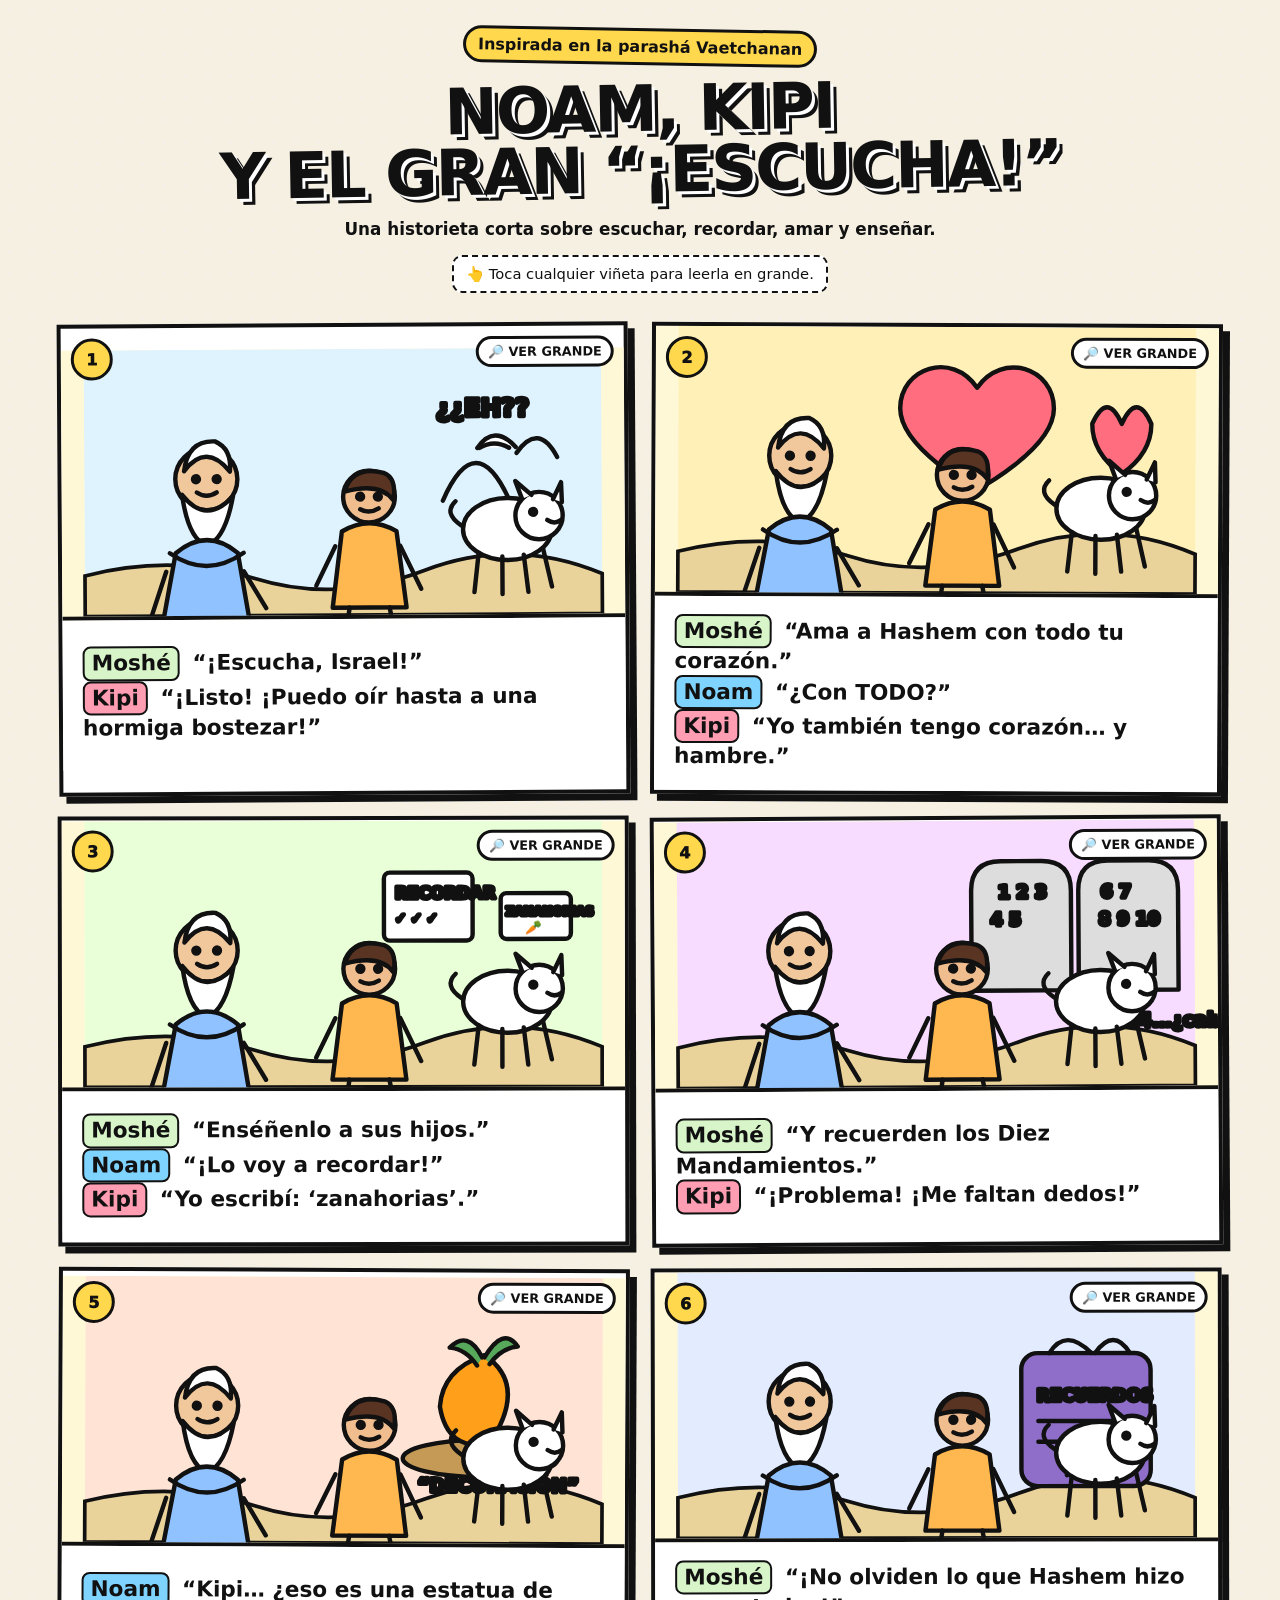
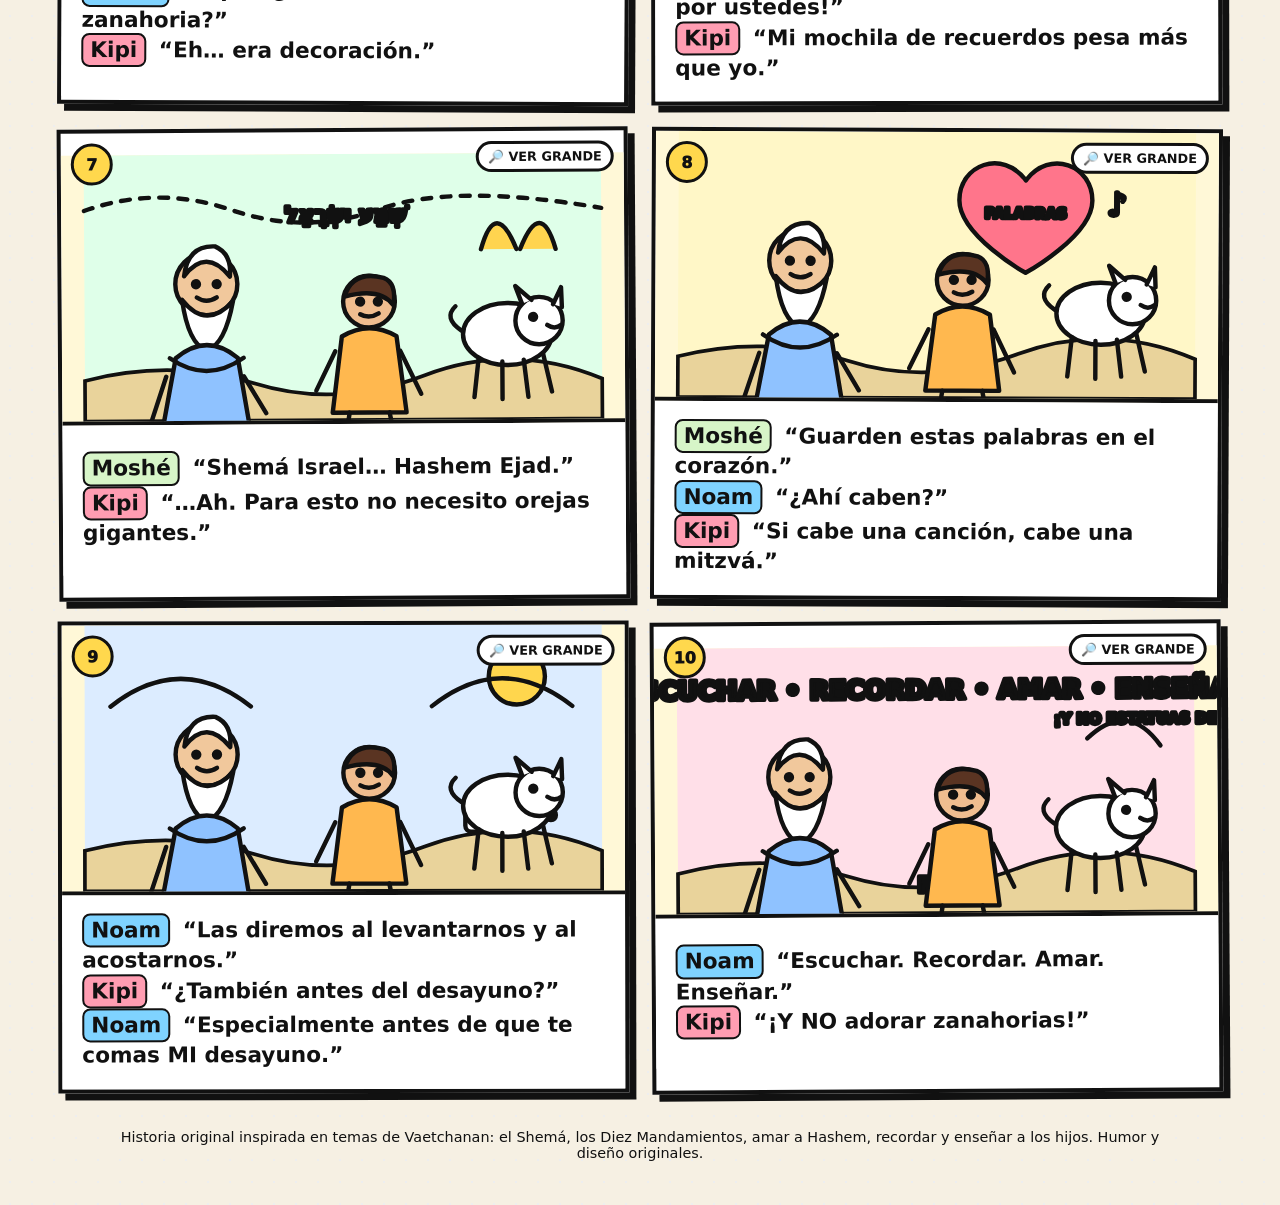
<file: vaetchanan/index.html>
<!doctype html>
<html lang="es">
<head>
<meta charset="utf-8" />
<meta name="viewport" content="width=device-width, initial-scale=1" />
<title>Noam, Kipi y el Gran “¡Escucha!” — Historieta de Vaetchanan</title>
<style>
  :root{
    --ink:#111;
    --paper:#fffdf7;
    --panel:#fff;
    --accent:#ffd84d;
    --accent2:#7fd3ff;
    --accent3:#ff9db2;
    --shadow: 7px 7px 0 var(--ink);
  }
  *{box-sizing:border-box}
  body{
    margin:0;
    background:
      radial-gradient(circle at 10px 10px,#eee 1.4px,transparent 1.5px) 0 0/22px 22px,
      #f6f0e3;
    color:var(--ink);
    font-family:"Comic Sans MS","Trebuchet MS",system-ui,sans-serif;
  }
  header{
    max-width:1200px;
    margin:0 auto;
    padding:28px 18px 12px;
    text-align:center;
  }
  h1{
    margin:0;
    font-size:clamp(2rem,5vw,4.6rem);
    line-height:.95;
    letter-spacing:-2px;
    transform:rotate(-1deg);
    text-shadow:3px 3px 0 #fff,6px 6px 0 var(--ink);
  }
  .kicker{
    display:inline-block;
    margin-bottom:14px;
    padding:6px 12px;
    background:var(--accent);
    border:3px solid var(--ink);
    border-radius:999px;
    font-weight:900;
    transform:rotate(1deg);
  }
  .subtitle{
    max-width:760px;
    margin:18px auto 8px;
    font-size:1.05rem;
    font-weight:700;
  }
  .hint{
    display:inline-flex;
    align-items:center;
    gap:8px;
    margin-top:8px;
    padding:8px 12px;
    border:2px dashed var(--ink);
    background:#fff;
    border-radius:10px;
    font-size:.92rem;
  }
  main{
    max-width:1200px;
    margin:0 auto;
    padding:18px;
  }
  .comic{
    display:grid;
    grid-template-columns:repeat(2,minmax(0,1fr));
    gap:22px;
  }
  .panel{
    position:relative;
    min-height:430px;
    overflow:hidden;
    background:var(--panel);
    border:4px solid var(--ink);
    box-shadow:var(--shadow);
    cursor:pointer;
    padding:0;
    text-align:left;
    font:inherit;
    color:inherit;
    transition:transform .12s ease, box-shadow .12s ease;
  }
  .panel:hover,.panel:focus-visible{
    transform:translate(-3px,-3px) rotate(.2deg);
    box-shadow:10px 10px 0 var(--ink);
    outline:none;
  }
  .panel:nth-child(3n+1){transform:rotate(-.35deg)}
  .panel:nth-child(3n+2){transform:rotate(.25deg)}
  .panel:nth-child(3n){transform:rotate(-.1deg)}
  .panel-number{
    position:absolute;
    z-index:4;
    top:10px;left:10px;
    width:42px;height:42px;
    display:grid;place-items:center;
    background:var(--accent);
    border:3px solid var(--ink);
    border-radius:50%;
    font-weight:1000;
  }
  .zoom-badge{
    position:absolute;
    z-index:4;
    right:10px;top:10px;
    background:#fff;
    border:3px solid var(--ink);
    border-radius:999px;
    padding:5px 9px;
    font-weight:900;
    font-size:.8rem;
  }
  .art{
    height:270px;
    border-bottom:4px solid var(--ink);
    background:#fff8d7;
  }
  .art svg{width:100%;height:100%;display:block}
  .caption{
    min-height:150px;
    display:grid;
    align-content:center;
    gap:8px;
    padding:18px 20px 20px;
    background:white;
  }
  .line{
    font-size:clamp(1rem,2vw,1.35rem);
    line-height:1.22;
    font-weight:900;
  }
  .speaker{
    display:inline-block;
    margin-right:5px;
    padding:2px 7px;
    border:2px solid var(--ink);
    background:var(--accent2);
    border-radius:8px;
  }
  .speaker.kipi{background:var(--accent3)}
  .speaker.moshe{background:#d7f5c8}
  footer{
    max-width:1100px;
    margin:18px auto 44px;
    padding:0 18px;
    text-align:center;
    font-size:.9rem;
  }
  dialog{
    width:min(1000px,94vw);
    max-height:92vh;
    padding:0;
    border:4px solid var(--ink);
    box-shadow:12px 12px 0 var(--ink);
    background:white;
  }
  dialog::backdrop{background:rgba(0,0,0,.72)}
  .modal-wrap{display:grid;grid-template-rows:auto 1fr auto;max-height:90vh}
  .modal-top{
    display:flex;
    align-items:center;
    justify-content:space-between;
    gap:12px;
    padding:10px 12px;
    border-bottom:4px solid var(--ink);
    background:var(--accent);
    font-weight:1000;
  }
  .modal-panel{
    overflow:auto;
    background:#fffdf7;
  }
  .modal-art{
    min-height:54vh;
    border-bottom:4px solid var(--ink);
    background:#fff8d7;
  }
  .modal-art svg{width:100%;height:100%;min-height:54vh;display:block}
  .modal-caption{
    padding:20px;
    font-size:clamp(1.15rem,2.6vw,1.8rem);
    font-weight:900;
    line-height:1.2;
  }
  .modal-actions{
    display:flex;
    gap:10px;
    justify-content:space-between;
    padding:10px;
    border-top:4px solid var(--ink);
    background:#fff;
  }
  .nav-btn,.close-btn{
    border:3px solid var(--ink);
    background:#fff;
    box-shadow:4px 4px 0 var(--ink);
    padding:9px 14px;
    border-radius:10px;
    font:inherit;
    font-weight:1000;
    cursor:pointer;
  }
  .nav-btn:hover,.close-btn:hover{transform:translate(-2px,-2px);box-shadow:6px 6px 0 var(--ink)}
  .close-btn{background:#ffef93}
  @media(max-width:760px){
    .comic{grid-template-columns:1fr}
    .panel{min-height:390px}
    .art{height:235px}
    .zoom-badge{display:none}
    h1{text-shadow:2px 2px 0 #fff,4px 4px 0 var(--ink)}
  }
</style>
</head>
<body>
<header>
  <div class="kicker">Inspirada en la parashá Vaetchanan</div>
  <h1>NOAM, KIPI<br>Y EL GRAN “¡ESCUCHA!”</h1>
  <p class="subtitle">Una historieta corta sobre escuchar, recordar, amar y enseñar.</p>
  <div class="hint">👆 Toca cualquier viñeta para leerla en grande.</div>
</header>

<main>
  <section class="comic" id="comic" aria-label="Historieta"></section>
</main>

<footer>
  Historia original inspirada en temas de Vaetchanan: el Shemá, los Diez Mandamientos,
  amar a Hashem, recordar y enseñar a los hijos. Humor y diseño originales.
</footer>

<dialog id="reader" aria-label="Lector de viñetas">
  <div class="modal-wrap">
    <div class="modal-top">
      <span id="modalTitle">Viñeta</span>
      <button class="close-btn" id="closeBtn" aria-label="Cerrar">✕ Cerrar</button>
    </div>
    <div class="modal-panel">
      <div class="modal-art" id="modalArt"></div>
      <div class="modal-caption" id="modalCaption"></div>
    </div>
    <div class="modal-actions">
      <button class="nav-btn" id="prevBtn">← Anterior</button>
      <button class="nav-btn" id="nextBtn">Siguiente →</button>
    </div>
  </div>
</dialog>

<script>
const panels = [
{bg:"#dff3ff",scene:"camp",text:`<span class="speaker moshe">Moshé</span> “¡Escucha, Israel!”<br><span class="speaker kipi">Kipi</span> “¡Listo! ¡Puedo oír hasta a una hormiga bostezar!”`},
{bg:"#fff0b8",scene:"heart",text:`<span class="speaker moshe">Moshé</span> “Ama a Hashem con todo tu corazón.”<br><span class="speaker">Noam</span> “¿Con TODO?”<br><span class="speaker kipi">Kipi</span> “Yo también tengo corazón… y hambre.”`},
{bg:"#e8ffd8",scene:"teach",text:`<span class="speaker moshe">Moshé</span> “Enséñenlo a sus hijos.”<br><span class="speaker">Noam</span> “¡Lo voy a recordar!”<br><span class="speaker kipi">Kipi</span> “Yo escribí: ‘zanahorias’.”`},
{bg:"#f7dcff",scene:"ten",text:`<span class="speaker moshe">Moshé</span> “Y recuerden los Diez Mandamientos.”<br><span class="speaker kipi">Kipi</span> “¡Problema! ¡Me faltan dedos!”`},
{bg:"#ffe4d6",scene:"idol",text:`<span class="speaker">Noam</span> “Kipi… ¿eso es una estatua de zanahoria?”<br><span class="speaker kipi">Kipi</span> “Eh… era decoración.”`},
{bg:"#e3ecff",scene:"memory",text:`<span class="speaker moshe">Moshé</span> “¡No olviden lo que Hashem hizo por ustedes!”<br><span class="speaker kipi">Kipi</span> “Mi mochila de recuerdos pesa más que yo.”`},
{bg:"#dfffe9",scene:"shema",text:`<span class="speaker moshe">Moshé</span> “Shemá Israel… Hashem Ejad.”<br><span class="speaker kipi">Kipi</span> “…Ah. Para esto no necesito orejas gigantes.”`},
{bg:"#fff7c7",scene:"heartwords",text:`<span class="speaker moshe">Moshé</span> “Guarden estas palabras en el corazón.”<br><span class="speaker">Noam</span> “¿Ahí caben?”<br><span class="speaker kipi">Kipi</span> “Si cabe una canción, cabe una mitzvá.”`},
{bg:"#dcecff",scene:"walk",text:`<span class="speaker">Noam</span> “Las diremos al levantarnos y al acostarnos.”<br><span class="speaker kipi">Kipi</span> “¿También antes del desayuno?”<br><span class="speaker">Noam</span> “Especialmente antes de que te comas MI desayuno.”`},
{bg:"#ffdfe8",scene:"final",text:`<span class="speaker">Noam</span> “Escuchar. Recordar. Amar. Enseñar.”<br><span class="speaker kipi">Kipi</span> “¡Y NO adorar zanahorias!”`}
];

function svgFor(i,p){
  const common = `<svg viewBox="0 0 700 360" role="img" aria-label="Ilustración de la viñeta ${i+1}"><rect width="700" height="360" fill="${p.bg}"/><path d="M0 305 Q120 275 230 310 T460 300 T700 306 V360 H0Z" fill="#e9d39b" stroke="#111" stroke-width="5"/><g stroke="#111" stroke-width="6" stroke-linecap="round" stroke-linejoin="round">`;
  const moshe = `<g transform="translate(95 120)"><circle cx="70" cy="55" r="42" fill="#f1c89c"/><path d="M40 44 Q70 5 102 45 Q105 14 82 4 Q45 2 40 44" fill="#fff"/><path d="M37 76 Q70 118 106 78 Q95 137 70 145 Q45 136 37 76" fill="#fff"/><circle cx="56" cy="55" r="4" fill="#111"/><circle cx="84" cy="55" r="4" fill="#111"/><path d="M57 73 Q70 82 84 73" fill="none"/><path d="M28 155 Q70 120 112 155 L128 250 H10Z" fill="#8fc2ff"/><path d="M15 180 L-5 240 M120 180 L150 230" fill="none"/><path d="M20 155 Q70 190 120 155" fill="none"/></g>`;
  const noam = `<g transform="translate(330 155)"><circle cx="55" cy="45" r="35" fill="#f0bd8f"/><path d="M22 38 Q33 2 75 13 Q93 20 88 50 Q70 25 22 38" fill="#5a3422"/><circle cx="43" cy="45" r="4" fill="#111"/><circle cx="67" cy="45" r="4" fill="#111"/><path d="M43 62 Q55 69 68 61" fill="none"/><path d="M18 92 Q55 70 92 92 L105 195 H5Z" fill="#ffb84f"/><path d="M9 112 L-17 165 M97 112 L125 170" fill="none"/><path d="M28 195 L20 245 M82 195 L92 245" fill="none"/></g>`;
  const kipi = `<g transform="translate(500 175)"><ellipse cx="72" cy="70" rx="60" ry="42" fill="#fff"/><circle cx="115" cy="52" r="32" fill="#fff"/><path d="M92 29 L83 5 L105 24 M134 30 L145 7 L146 34" fill="#fff"/><circle cx="107" cy="47" r="4" fill="#111"/><path d="M126 58 Q136 65 145 58" fill="none"/><path d="M33 102 L27 155 M65 107 L65 158 M94 105 L100 155 M120 96 L132 148" fill="none"/><path d="M10 65 Q-15 48 2 32" fill="none"/></g>`;
  let extras="";
  if(p.scene==="camp") extras=`<path d="M485 206 Q530 105 575 206" fill="none"/><path d="M532 135 Q555 102 584 134" fill="#fff"/><path d="M535 135 Q555 123 575 135" fill="none"/><path d="M585 142 Q615 100 640 148" fill="none"/><text x="476" y="92" font-size="33" font-weight="900" fill="#111">¿¿EH??</text>`;
  if(p.scene==="heart") extras=`<path d="M404 82 C370 32 300 55 300 110 C300 165 404 220 404 220 C404 220 508 165 508 110 C508 55 438 32 404 82Z" fill="#ff6d7f"/><path d="M560 130 q20 -45 40 0 q20 -45 40 0 q0 40 -40 68 q-40 -28 -40 -68" fill="#ff6d7f"/>`;
  if(p.scene==="teach") extras=`<rect x="405" y="70" width="120" height="92" rx="8" fill="#fff"/><text x="420" y="105" font-size="22" font-weight="900" fill="#111">RECORDAR</text><text x="420" y="138" font-size="18" font-weight="900" fill="#111">✓ ✓ ✓</text><rect x="563" y="98" width="95" height="62" rx="8" fill="#fff"/><text x="570" y="128" font-size="16" font-weight="900" fill="#111">ZANAHORIAS</text><text x="596" y="151" font-size="18" fill="#111">🥕</text>`;
  if(p.scene==="ten") extras=`<g transform="translate(398 55)"><path d="M0 40 Q0 0 40 0 H95 Q135 0 135 40 V175 H0Z" fill="#ddd"/><path d="M145 40 Q145 0 185 0 H240 Q280 0 280 40 V175 H145Z" fill="#ddd"/><text x="36" y="50" font-size="24" font-weight="900" fill="#111">1 2 3</text><text x="26" y="87" font-size="24" font-weight="900" fill="#111">4 5</text><text x="175" y="50" font-size="24" font-weight="900" fill="#111">6 7</text><text x="172" y="87" font-size="24" font-weight="900" fill="#111">8 9 10</text></g><text x="536" y="280" font-size="26" font-weight="900" fill="#111">1…2…4…¿cabras cuentan?</text>`;
  if(p.scene==="idol") extras=`<g transform="translate(435 65)"><ellipse cx="100" cy="180" rx="105" ry="25" fill="#c49a56"/><path d="M105 40 Q165 80 112 160 Q55 170 45 110 Q48 60 105 40Z" fill="#ff9f1a"/><path d="M105 43 Q130 0 150 28 Q128 30 112 52 M102 43 Q82 5 58 30 Q80 32 95 54" fill="#57a85a"/><text x="15" y="225" font-size="25" font-weight="900" fill="#111">“DECORACIÓN”</text></g>`;
  if(p.scene==="memory") extras=`<g transform="translate(430 70)"><rect x="35" y="40" width="175" height="180" rx="22" fill="#8e6ec9"/><path d="M73 40 Q95 5 130 40 M135 40 Q160 5 182 40" fill="none"/><text x="56" y="105" font-size="23" font-weight="900" fill="#fff">RECUERDOS</text><path d="M58 132 H188 M58 160 H188" fill="none"/><text x="90" y="205" font-size="31" fill="#111">★</text></g>`;
  if(p.scene==="shema") extras=`<path d="M0 75 Q100 40 200 75 T400 75 T700 75" fill="none" stroke-dasharray="12 14"/><text x="354" y="92" text-anchor="middle" font-size="30" font-weight="900" fill="#111">שְׁמַע יִשְׂרָאֵל</text><path d="M585 130 q-28 -70 -48 0 M590 130 q28 -70 48 0" fill="#ffd44f"/>`;
  if(p.scene==="heartwords") extras=`<path d="M470 65 C438 22 380 44 380 92 C380 140 470 190 470 190 C470 190 560 140 560 92 C560 44 502 22 470 65Z" fill="#ff758b"/><text x="470" y="116" text-anchor="middle" font-size="19" font-weight="900" fill="#111">PALABRAS</text><text x="580" y="112" font-size="43" fill="#111">♪</text>`;
  if(p.scene==="walk") extras=`<circle cx="585" cy="70" r="38" fill="#ffd64d"/><path d="M35 110 Q130 35 225 110" fill="none"/><path d="M470 110 Q565 35 660 110" fill="none"/><rect x="515" y="235" width="95" height="45" rx="8" fill="#fff"/><text x="528" y="264" font-size="18" font-weight="900" fill="#111">DESAYUNO</text>`;
  if(p.scene==="final") extras=`<text x="350" y="70" text-anchor="middle" font-size="34" font-weight="1000" fill="#111">ESCUCHAR • RECORDAR • AMAR • ENSEÑAR</text><path d="M555 125 Q610 73 654 135" fill="none"/><text x="510" y="105" font-size="20" font-weight="900" fill="#111">¡Y NO ESTATUAS DE 🥕!</text><text x="350" y="332" text-anchor="middle" font-size="28" font-weight="1000" fill="#111">FIN</text>`;
  return common + extras + moshe + noam + kipi + `</g></svg>`;
}

const comic=document.getElementById("comic");
panels.forEach((p,i)=>{const btn=document.createElement("button");btn.className="panel";btn.setAttribute("aria-label",`Abrir viñeta ${i+1}`);btn.innerHTML=`<span class="panel-number">${i+1}</span><span class="zoom-badge">🔎 VER GRANDE</span><div class="art">${svgFor(i,p)}</div><div class="caption"><div class="line">${p.text}</div></div>`;btn.addEventListener("click",()=>openPanel(i));comic.appendChild(btn);});
const reader=document.getElementById("reader"),modalArt=document.getElementById("modalArt"),modalCaption=document.getElementById("modalCaption"),modalTitle=document.getElementById("modalTitle");let current=0;
function openPanel(i){current=i;renderModal();if(!reader.open) reader.showModal();}
function renderModal(){const p=panels[current];modalTitle.textContent=`Viñeta ${current+1} de ${panels.length}`;modalArt.innerHTML=svgFor(current,p);modalCaption.innerHTML=p.text;document.getElementById("prevBtn").disabled=current===0;document.getElementById("nextBtn").disabled=current===panels.length-1;}
document.getElementById("closeBtn").onclick=()=>reader.close();
document.getElementById("prevBtn").onclick=()=>{if(current>0){current--;renderModal();}};
document.getElementById("nextBtn").onclick=()=>{if(current<panels.length-1){current++;renderModal();}};
reader.addEventListener("click",e=>{const r=reader.getBoundingClientRect();if(e.clientX<r.left||e.clientX>r.right||e.clientY<r.top||e.clientY>r.bottom) reader.close();});
document.addEventListener("keydown",e=>{if(!reader.open)return;if(e.key==="ArrowRight"&&current<panels.length-1){current++;renderModal();}if(e.key==="ArrowLeft"&&current>0){current--;renderModal();}});
</script>
</body>
</html>
</file>
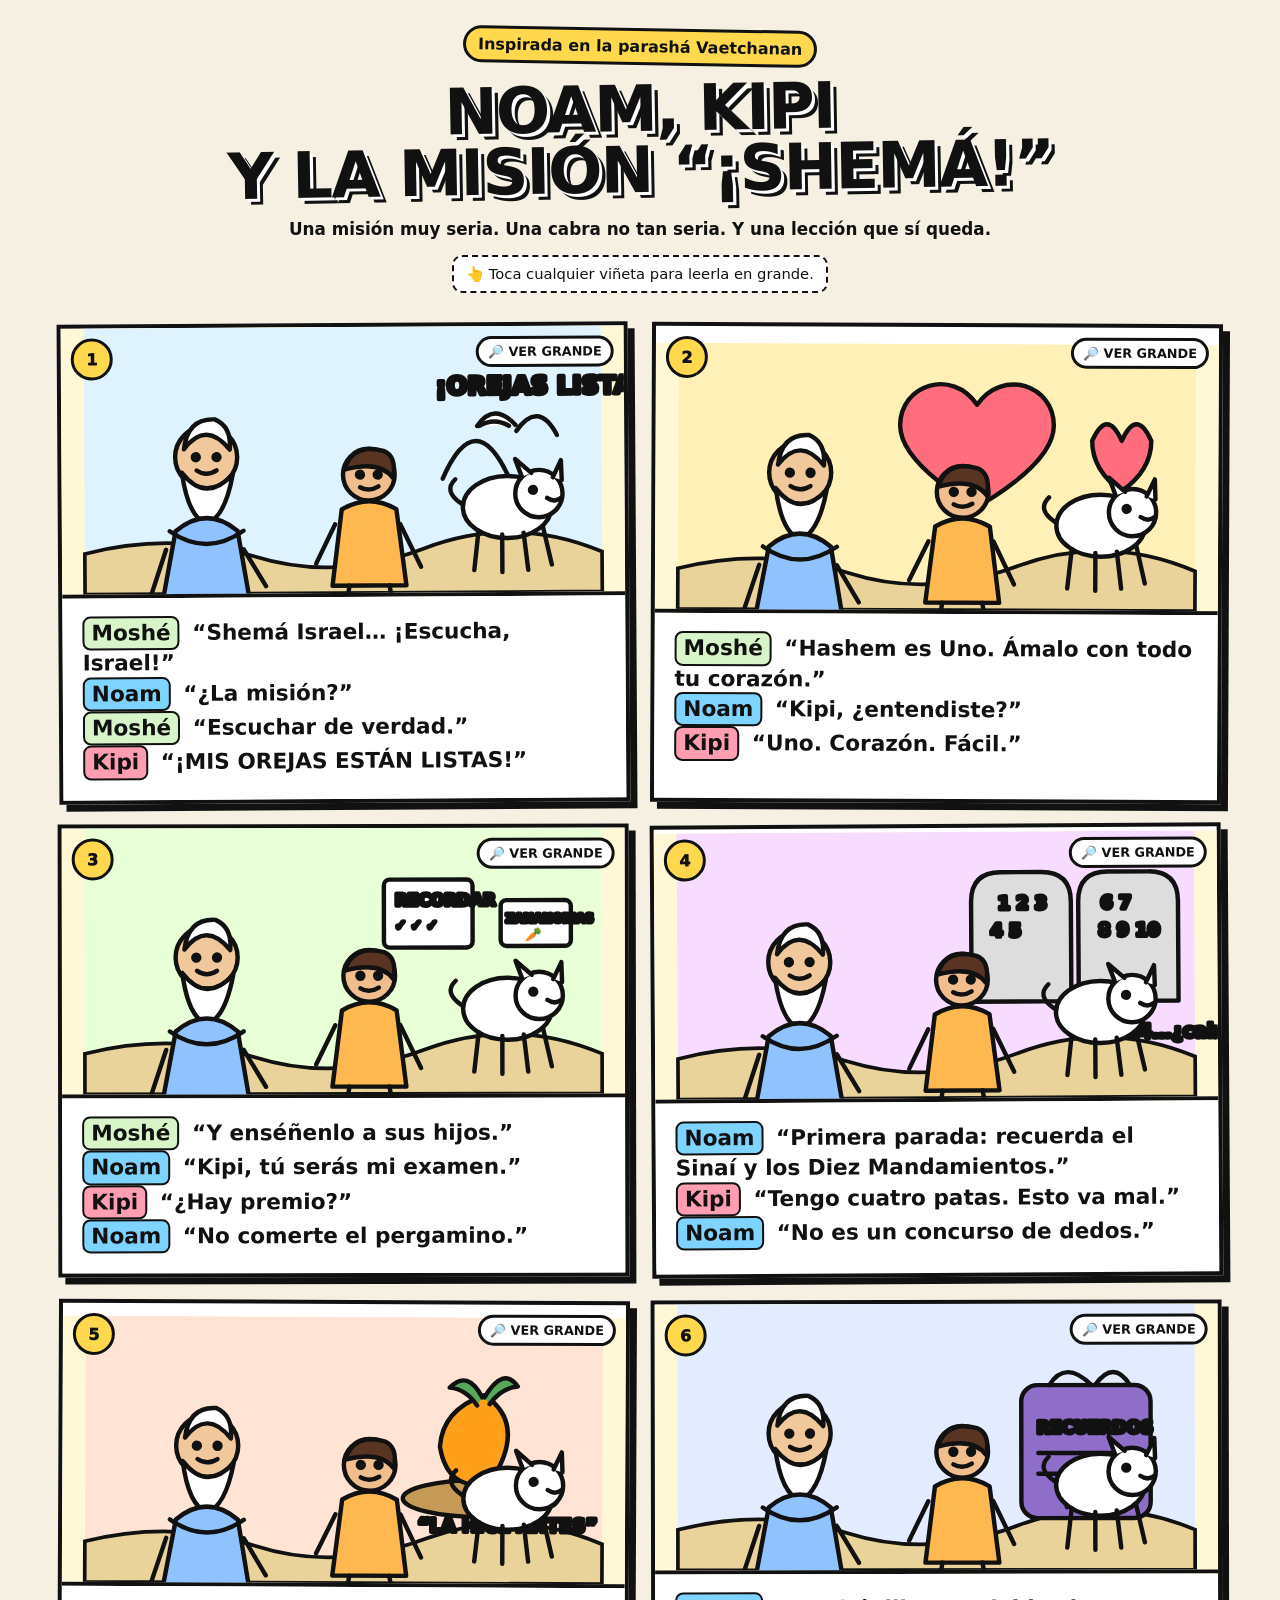
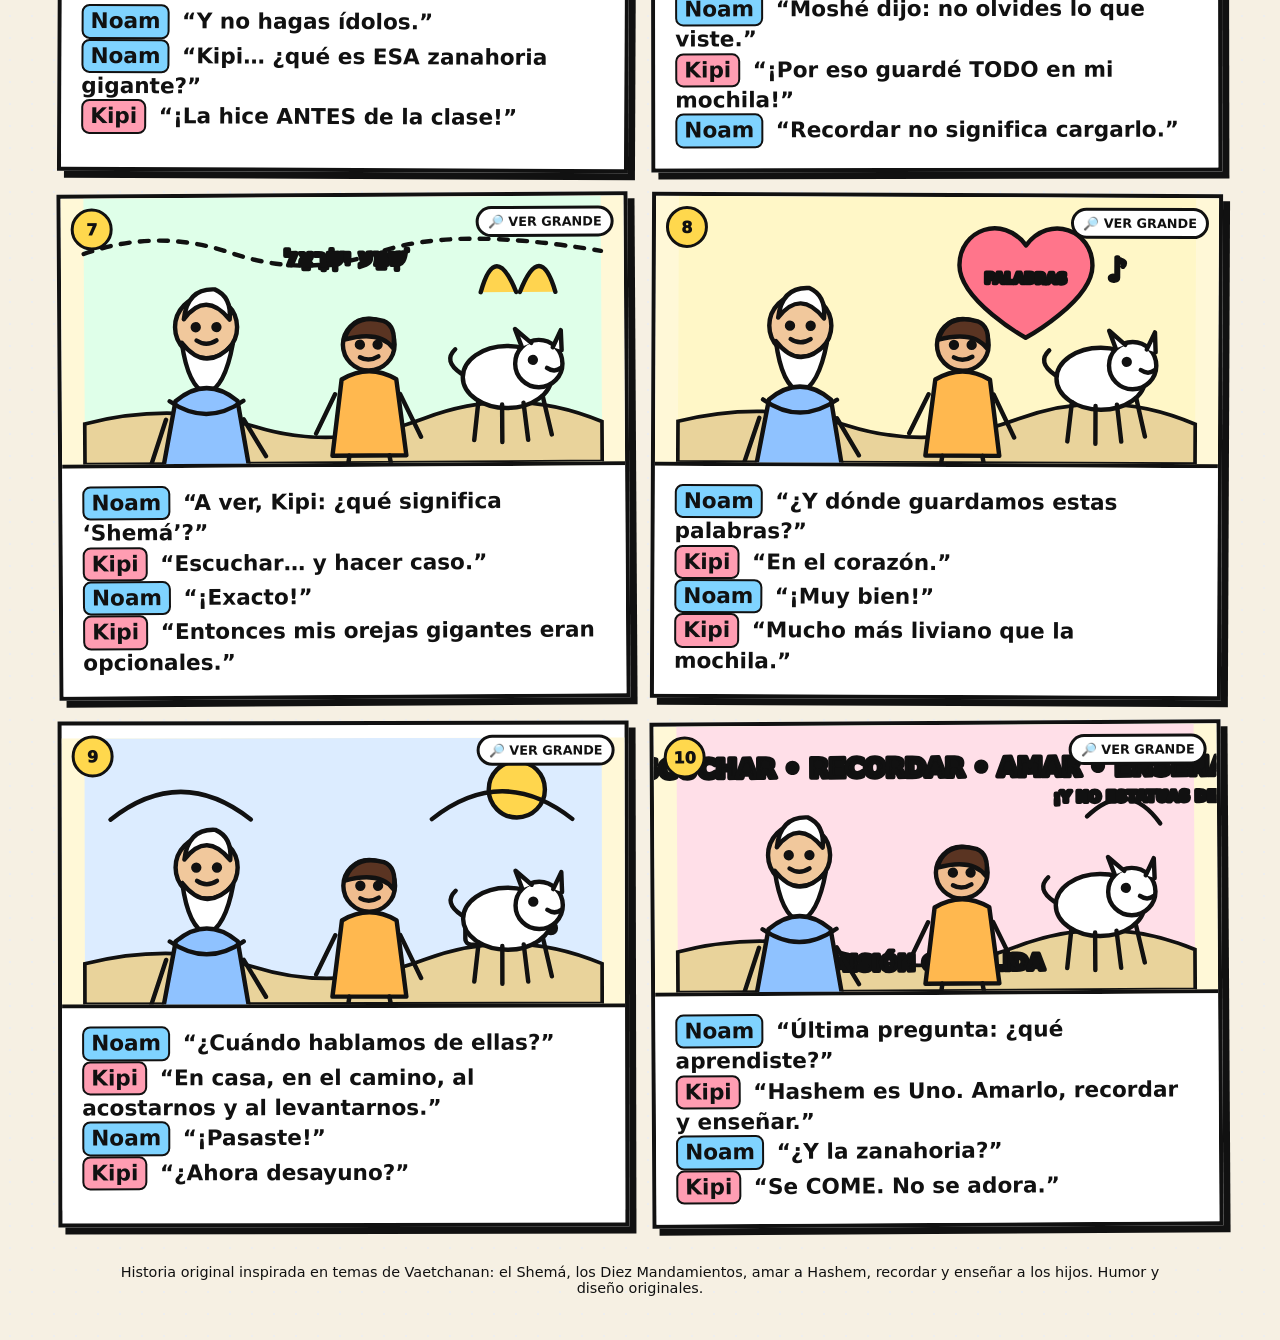
<file: vaetchanan/index-v2.html>
<!doctype html>
<html lang="es">
<head>
<meta charset="utf-8" />
<meta name="viewport" content="width=device-width, initial-scale=1" />
<title>Noam, Kipi y la misión “¡Shemá!” — Historieta de Vaetchanan</title>
<style>
  :root{--ink:#111;--paper:#fffdf7;--panel:#fff;--accent:#ffd84d;--accent2:#7fd3ff;--accent3:#ff9db2;--shadow:7px 7px 0 var(--ink)}
  *{box-sizing:border-box} body{margin:0;background:radial-gradient(circle at 10px 10px,#eee 1.4px,transparent 1.5px) 0 0/22px 22px,#f6f0e3;color:var(--ink);font-family:"Comic Sans MS","Trebuchet MS",system-ui,sans-serif}
  header{max-width:1200px;margin:0 auto;padding:28px 18px 12px;text-align:center} h1{margin:0;font-size:clamp(2rem,5vw,4.6rem);line-height:.95;letter-spacing:-2px;transform:rotate(-1deg);text-shadow:3px 3px 0 #fff,6px 6px 0 var(--ink)}
  .kicker{display:inline-block;margin-bottom:14px;padding:6px 12px;background:var(--accent);border:3px solid var(--ink);border-radius:999px;font-weight:900;transform:rotate(1deg)} .subtitle{max-width:760px;margin:18px auto 8px;font-size:1.05rem;font-weight:700}.hint{display:inline-flex;align-items:center;gap:8px;margin-top:8px;padding:8px 12px;border:2px dashed var(--ink);background:#fff;border-radius:10px;font-size:.92rem}
  main{max-width:1200px;margin:0 auto;padding:18px}.comic{display:grid;grid-template-columns:repeat(2,minmax(0,1fr));gap:22px}.panel{position:relative;min-height:430px;overflow:hidden;background:var(--panel);border:4px solid var(--ink);box-shadow:var(--shadow);cursor:pointer;padding:0;text-align:left;font:inherit;color:inherit;transition:transform .12s ease,box-shadow .12s ease}.panel:hover,.panel:focus-visible{transform:translate(-3px,-3px) rotate(.2deg);box-shadow:10px 10px 0 var(--ink);outline:none}.panel:nth-child(3n+1){transform:rotate(-.35deg)}.panel:nth-child(3n+2){transform:rotate(.25deg)}.panel:nth-child(3n){transform:rotate(-.1deg)}
  .panel-number{position:absolute;z-index:4;top:10px;left:10px;width:42px;height:42px;display:grid;place-items:center;background:var(--accent);border:3px solid var(--ink);border-radius:50%;font-weight:1000}.zoom-badge{position:absolute;z-index:4;right:10px;top:10px;background:#fff;border:3px solid var(--ink);border-radius:999px;padding:5px 9px;font-weight:900;font-size:.8rem}.art{height:270px;border-bottom:4px solid var(--ink);background:#fff8d7}.art svg{width:100%;height:100%;display:block}.caption{min-height:150px;display:grid;align-content:center;gap:8px;padding:18px 20px 20px;background:#fff}.line{font-size:clamp(1rem,2vw,1.35rem);line-height:1.22;font-weight:900}.speaker{display:inline-block;margin-right:5px;padding:2px 7px;border:2px solid var(--ink);background:var(--accent2);border-radius:8px}.speaker.kipi{background:var(--accent3)}.speaker.moshe{background:#d7f5c8}
  footer{max-width:1100px;margin:18px auto 44px;padding:0 18px;text-align:center;font-size:.9rem}dialog{width:min(1000px,94vw);max-height:92vh;padding:0;border:4px solid var(--ink);box-shadow:12px 12px 0 var(--ink);background:#fff}dialog::backdrop{background:rgba(0,0,0,.72)}.modal-wrap{display:grid;grid-template-rows:auto 1fr auto;max-height:90vh}.modal-top{display:flex;align-items:center;justify-content:space-between;gap:12px;padding:10px 12px;border-bottom:4px solid var(--ink);background:var(--accent);font-weight:1000}.modal-panel{overflow:auto;background:#fffdf7}.modal-art{min-height:54vh;border-bottom:4px solid var(--ink);background:#fff8d7}.modal-art svg{width:100%;height:100%;min-height:54vh;display:block}.modal-caption{padding:20px;font-size:clamp(1.15rem,2.6vw,1.8rem);font-weight:900;line-height:1.2}.modal-actions{display:flex;gap:10px;justify-content:space-between;padding:10px;border-top:4px solid var(--ink);background:#fff}.nav-btn,.close-btn{border:3px solid var(--ink);background:#fff;box-shadow:4px 4px 0 var(--ink);padding:9px 14px;border-radius:10px;font:inherit;font-weight:1000;cursor:pointer}.nav-btn:hover,.close-btn:hover{transform:translate(-2px,-2px);box-shadow:6px 6px 0 var(--ink)}.close-btn{background:#ffef93}
  @media(max-width:760px){.comic{grid-template-columns:1fr}.panel{min-height:390px}.art{height:235px}.zoom-badge{display:none}h1{text-shadow:2px 2px 0 #fff,4px 4px 0 var(--ink)}}
</style>
</head>
<body>
<header><div class="kicker">Inspirada en la parashá Vaetchanan</div><h1>NOAM, KIPI<br>Y LA MISIÓN “¡SHEMÁ!”</h1><p class="subtitle">Una misión muy seria. Una cabra no tan seria. Y una lección que sí queda.</p><div class="hint">👆 Toca cualquier viñeta para leerla en grande.</div></header>
<main><section class="comic" id="comic" aria-label="Historieta"></section></main>
<footer>Historia original inspirada en temas de Vaetchanan: el Shemá, los Diez Mandamientos, amar a Hashem, recordar y enseñar a los hijos. Humor y diseño originales.</footer>
<dialog id="reader" aria-label="Lector de viñetas"><div class="modal-wrap"><div class="modal-top"><span id="modalTitle">Viñeta</span><button class="close-btn" id="closeBtn" aria-label="Cerrar">✕ Cerrar</button></div><div class="modal-panel"><div class="modal-art" id="modalArt"></div><div class="modal-caption" id="modalCaption"></div></div><div class="modal-actions"><button class="nav-btn" id="prevBtn">← Anterior</button><button class="nav-btn" id="nextBtn">Siguiente →</button></div></div></dialog>
<script>
const panels=[
{bg:"#dff3ff",scene:"camp",text:`<span class="speaker moshe">Moshé</span> “Shemá Israel… ¡Escucha, Israel!”<br><span class="speaker">Noam</span> “¿La misión?”<br><span class="speaker moshe">Moshé</span> “Escuchar de verdad.”<br><span class="speaker kipi">Kipi</span> “¡MIS OREJAS ESTÁN LISTAS!”`},
{bg:"#fff0b8",scene:"heart",text:`<span class="speaker moshe">Moshé</span> “Hashem es Uno. Ámalo con todo tu corazón.”<br><span class="speaker">Noam</span> “Kipi, ¿entendiste?”<br><span class="speaker kipi">Kipi</span> “Uno. Corazón. Fácil.”`},
{bg:"#e8ffd8",scene:"teach",text:`<span class="speaker moshe">Moshé</span> “Y enséñenlo a sus hijos.”<br><span class="speaker">Noam</span> “Kipi, tú serás mi examen.”<br><span class="speaker kipi">Kipi</span> “¿Hay premio?”<br><span class="speaker">Noam</span> “No comerte el pergamino.”`},
{bg:"#f7dcff",scene:"ten",text:`<span class="speaker">Noam</span> “Primera parada: recuerda el Sinaí y los Diez Mandamientos.”<br><span class="speaker kipi">Kipi</span> “Tengo cuatro patas. Esto va mal.”<br><span class="speaker">Noam</span> “No es un concurso de dedos.”`},
{bg:"#ffe4d6",scene:"idol",text:`<span class="speaker">Noam</span> “Y no hagas ídolos.”<br><span class="speaker">Noam</span> “Kipi… ¿qué es ESA zanahoria gigante?”<br><span class="speaker kipi">Kipi</span> “¡La hice ANTES de la clase!”`},
{bg:"#e3ecff",scene:"memory",text:`<span class="speaker">Noam</span> “Moshé dijo: no olvides lo que viste.”<br><span class="speaker kipi">Kipi</span> “¡Por eso guardé TODO en mi mochila!”<br><span class="speaker">Noam</span> “Recordar no significa cargarlo.”`},
{bg:"#dfffe9",scene:"shema",text:`<span class="speaker">Noam</span> “A ver, Kipi: ¿qué significa ‘Shemá’?”<br><span class="speaker kipi">Kipi</span> “Escuchar… y hacer caso.”<br><span class="speaker">Noam</span> “¡Exacto!”<br><span class="speaker kipi">Kipi</span> “Entonces mis orejas gigantes eran opcionales.”`},
{bg:"#fff7c7",scene:"heartwords",text:`<span class="speaker">Noam</span> “¿Y dónde guardamos estas palabras?”<br><span class="speaker kipi">Kipi</span> “En el corazón.”<br><span class="speaker">Noam</span> “¡Muy bien!”<br><span class="speaker kipi">Kipi</span> “Mucho más liviano que la mochila.”`},
{bg:"#dcecff",scene:"walk",text:`<span class="speaker">Noam</span> “¿Cuándo hablamos de ellas?”<br><span class="speaker kipi">Kipi</span> “En casa, en el camino, al acostarnos y al levantarnos.”<br><span class="speaker">Noam</span> “¡Pasaste!”<br><span class="speaker kipi">Kipi</span> “¿Ahora desayuno?”`},
{bg:"#ffdfe8",scene:"final",text:`<span class="speaker">Noam</span> “Última pregunta: ¿qué aprendiste?”<br><span class="speaker kipi">Kipi</span> “Hashem es Uno. Amarlo, recordar y enseñar.”<br><span class="speaker">Noam</span> “¿Y la zanahoria?”<br><span class="speaker kipi">Kipi</span> “Se COME. No se adora.”`}
];
function svgFor(i,p){const common=`<svg viewBox="0 0 700 360" role="img" aria-label="Ilustración de la viñeta ${i+1}"><rect width="700" height="360" fill="${p.bg}"/><path d="M0 305 Q120 275 230 310 T460 300 T700 306 V360 H0Z" fill="#e9d39b" stroke="#111" stroke-width="5"/><g stroke="#111" stroke-width="6" stroke-linecap="round" stroke-linejoin="round">`;const moshe=`<g transform="translate(95 120)"><circle cx="70" cy="55" r="42" fill="#f1c89c"/><path d="M40 44 Q70 5 102 45 Q105 14 82 4 Q45 2 40 44" fill="#fff"/><path d="M37 76 Q70 118 106 78 Q95 137 70 145 Q45 136 37 76" fill="#fff"/><circle cx="56" cy="55" r="4" fill="#111"/><circle cx="84" cy="55" r="4" fill="#111"/><path d="M57 73 Q70 82 84 73" fill="none"/><path d="M28 155 Q70 120 112 155 L128 250 H10Z" fill="#8fc2ff"/><path d="M15 180 L-5 240 M120 180 L150 230" fill="none"/><path d="M20 155 Q70 190 120 155" fill="none"/></g>`;const noam=`<g transform="translate(330 155)"><circle cx="55" cy="45" r="35" fill="#f0bd8f"/><path d="M22 38 Q33 2 75 13 Q93 20 88 50 Q70 25 22 38" fill="#5a3422"/><circle cx="43" cy="45" r="4" fill="#111"/><circle cx="67" cy="45" r="4" fill="#111"/><path d="M43 62 Q55 69 68 61" fill="none"/><path d="M18 92 Q55 70 92 92 L105 195 H5Z" fill="#ffb84f"/><path d="M9 112 L-17 165 M97 112 L125 170" fill="none"/><path d="M28 195 L20 245 M82 195 L92 245" fill="none"/></g>`;const kipi=`<g transform="translate(500 175)"><ellipse cx="72" cy="70" rx="60" ry="42" fill="#fff"/><circle cx="115" cy="52" r="32" fill="#fff"/><path d="M92 29 L83 5 L105 24 M134 30 L145 7 L146 34" fill="#fff"/><circle cx="107" cy="47" r="4" fill="#111"/><path d="M126 58 Q136 65 145 58" fill="none"/><path d="M33 102 L27 155 M65 107 L65 158 M94 105 L100 155 M120 96 L132 148" fill="none"/><path d="M10 65 Q-15 48 2 32" fill="none"/></g>`;let extras="";
if(p.scene==="camp")extras=`<path d="M485 206 Q530 105 575 206" fill="none"/><path d="M532 135 Q555 102 584 134" fill="#fff"/><path d="M535 135 Q555 123 575 135" fill="none"/><path d="M585 142 Q615 100 640 148" fill="none"/><text x="476" y="92" font-size="33" font-weight="900" fill="#111">¡OREJAS LISTAS!</text>`;
if(p.scene==="heart")extras=`<path d="M404 82 C370 32 300 55 300 110 C300 165 404 220 404 220 C404 220 508 165 508 110 C508 55 438 32 404 82Z" fill="#ff6d7f"/><path d="M560 130 q20 -45 40 0 q20 -45 40 0 q0 40 -40 68 q-40 -28 -40 -68" fill="#ff6d7f"/>`;
if(p.scene==="teach")extras=`<rect x="405" y="70" width="120" height="92" rx="8" fill="#fff"/><text x="420" y="105" font-size="22" font-weight="900" fill="#111">RECORDAR</text><text x="420" y="138" font-size="18" font-weight="900" fill="#111">✓ ✓ ✓</text><rect x="563" y="98" width="95" height="62" rx="8" fill="#fff"/><text x="570" y="128" font-size="16" font-weight="900" fill="#111">ZANAHORIAS</text><text x="596" y="151" font-size="18" fill="#111">🥕</text>`;
if(p.scene==="ten")extras=`<g transform="translate(398 55)"><path d="M0 40 Q0 0 40 0 H95 Q135 0 135 40 V175 H0Z" fill="#ddd"/><path d="M145 40 Q145 0 185 0 H240 Q280 0 280 40 V175 H145Z" fill="#ddd"/><text x="36" y="50" font-size="24" font-weight="900" fill="#111">1 2 3</text><text x="26" y="87" font-size="24" font-weight="900" fill="#111">4 5</text><text x="175" y="50" font-size="24" font-weight="900" fill="#111">6 7</text><text x="172" y="87" font-size="24" font-weight="900" fill="#111">8 9 10</text></g><text x="536" y="280" font-size="26" font-weight="900" fill="#111">1…2…4…¿cabras cuentan?</text>`;
if(p.scene==="idol")extras=`<g transform="translate(435 65)"><ellipse cx="100" cy="180" rx="105" ry="25" fill="#c49a56"/><path d="M105 40 Q165 80 112 160 Q55 170 45 110 Q48 60 105 40Z" fill="#ff9f1a"/><path d="M105 43 Q130 0 150 28 Q128 30 112 52 M102 43 Q82 5 58 30 Q80 32 95 54" fill="#57a85a"/><text x="15" y="225" font-size="25" font-weight="900" fill="#111">“LA HICE ANTES”</text></g>`;
if(p.scene==="memory")extras=`<g transform="translate(430 70)"><rect x="35" y="40" width="175" height="180" rx="22" fill="#8e6ec9"/><path d="M73 40 Q95 5 130 40 M135 40 Q160 5 182 40" fill="none"/><text x="56" y="105" font-size="23" font-weight="900" fill="#fff">RECUERDOS</text><path d="M58 132 H188 M58 160 H188" fill="none"/><text x="90" y="205" font-size="31" fill="#111">★</text></g>`;
if(p.scene==="shema")extras=`<path d="M0 75 Q100 40 200 75 T400 75 T700 75" fill="none" stroke-dasharray="12 14"/><text x="354" y="92" text-anchor="middle" font-size="30" font-weight="900" fill="#111">שְׁמַע יִשְׂרָאֵל</text><path d="M585 130 q-28 -70 -48 0 M590 130 q28 -70 48 0" fill="#ffd44f"/>`;
if(p.scene==="heartwords")extras=`<path d="M470 65 C438 22 380 44 380 92 C380 140 470 190 470 190 C470 190 560 140 560 92 C560 44 502 22 470 65Z" fill="#ff758b"/><text x="470" y="116" text-anchor="middle" font-size="19" font-weight="900" fill="#111">PALABRAS</text><text x="580" y="112" font-size="43" fill="#111">♪</text>`;
if(p.scene==="walk")extras=`<circle cx="585" cy="70" r="38" fill="#ffd64d"/><path d="M35 110 Q130 35 225 110" fill="none"/><path d="M470 110 Q565 35 660 110" fill="none"/><rect x="515" y="235" width="95" height="45" rx="8" fill="#fff"/><text x="528" y="264" font-size="18" font-weight="900" fill="#111">DESAYUNO</text>`;
if(p.scene==="final")extras=`<text x="350" y="70" text-anchor="middle" font-size="34" font-weight="1000" fill="#111">ESCUCHAR • RECORDAR • AMAR • ENSEÑAR</text><path d="M555 125 Q610 73 654 135" fill="none"/><text x="510" y="105" font-size="20" font-weight="900" fill="#111">¡Y NO ESTATUAS DE 🥕!</text><text x="350" y="332" text-anchor="middle" font-size="28" font-weight="1000" fill="#111">MISIÓN CUMPLIDA</text>`;return common+extras+moshe+noam+kipi+`</g></svg>`}
const comic=document.getElementById("comic");panels.forEach((p,i)=>{const btn=document.createElement("button");btn.className="panel";btn.setAttribute("aria-label",`Abrir viñeta ${i+1}`);btn.innerHTML=`<span class="panel-number">${i+1}</span><span class="zoom-badge">🔎 VER GRANDE</span><div class="art">${svgFor(i,p)}</div><div class="caption"><div class="line">${p.text}</div></div>`;btn.addEventListener("click",()=>openPanel(i));comic.appendChild(btn)});
const reader=document.getElementById("reader"),modalArt=document.getElementById("modalArt"),modalCaption=document.getElementById("modalCaption"),modalTitle=document.getElementById("modalTitle");let current=0;function openPanel(i){current=i;renderModal();if(!reader.open)reader.showModal()}function renderModal(){const p=panels[current];modalTitle.textContent=`Viñeta ${current+1} de ${panels.length}`;modalArt.innerHTML=svgFor(current,p);modalCaption.innerHTML=p.text;document.getElementById("prevBtn").disabled=current===0;document.getElementById("nextBtn").disabled=current===panels.length-1}document.getElementById("closeBtn").onclick=()=>reader.close();document.getElementById("prevBtn").onclick=()=>{if(current>0){current--;renderModal()}};document.getElementById("nextBtn").onclick=()=>{if(current<panels.length-1){current++;renderModal()}};reader.addEventListener("click",e=>{const r=reader.getBoundingClientRect();if(e.clientX<r.left||e.clientX>r.right||e.clientY<r.top||e.clientY>r.bottom)reader.close()});document.addEventListener("keydown",e=>{if(!reader.open)return;if(e.key==="ArrowRight"&&current<panels.length-1){current++;renderModal()}if(e.key==="ArrowLeft"&&current>0){current--;renderModal()}});
</script>
</body>
</html>
</file>
